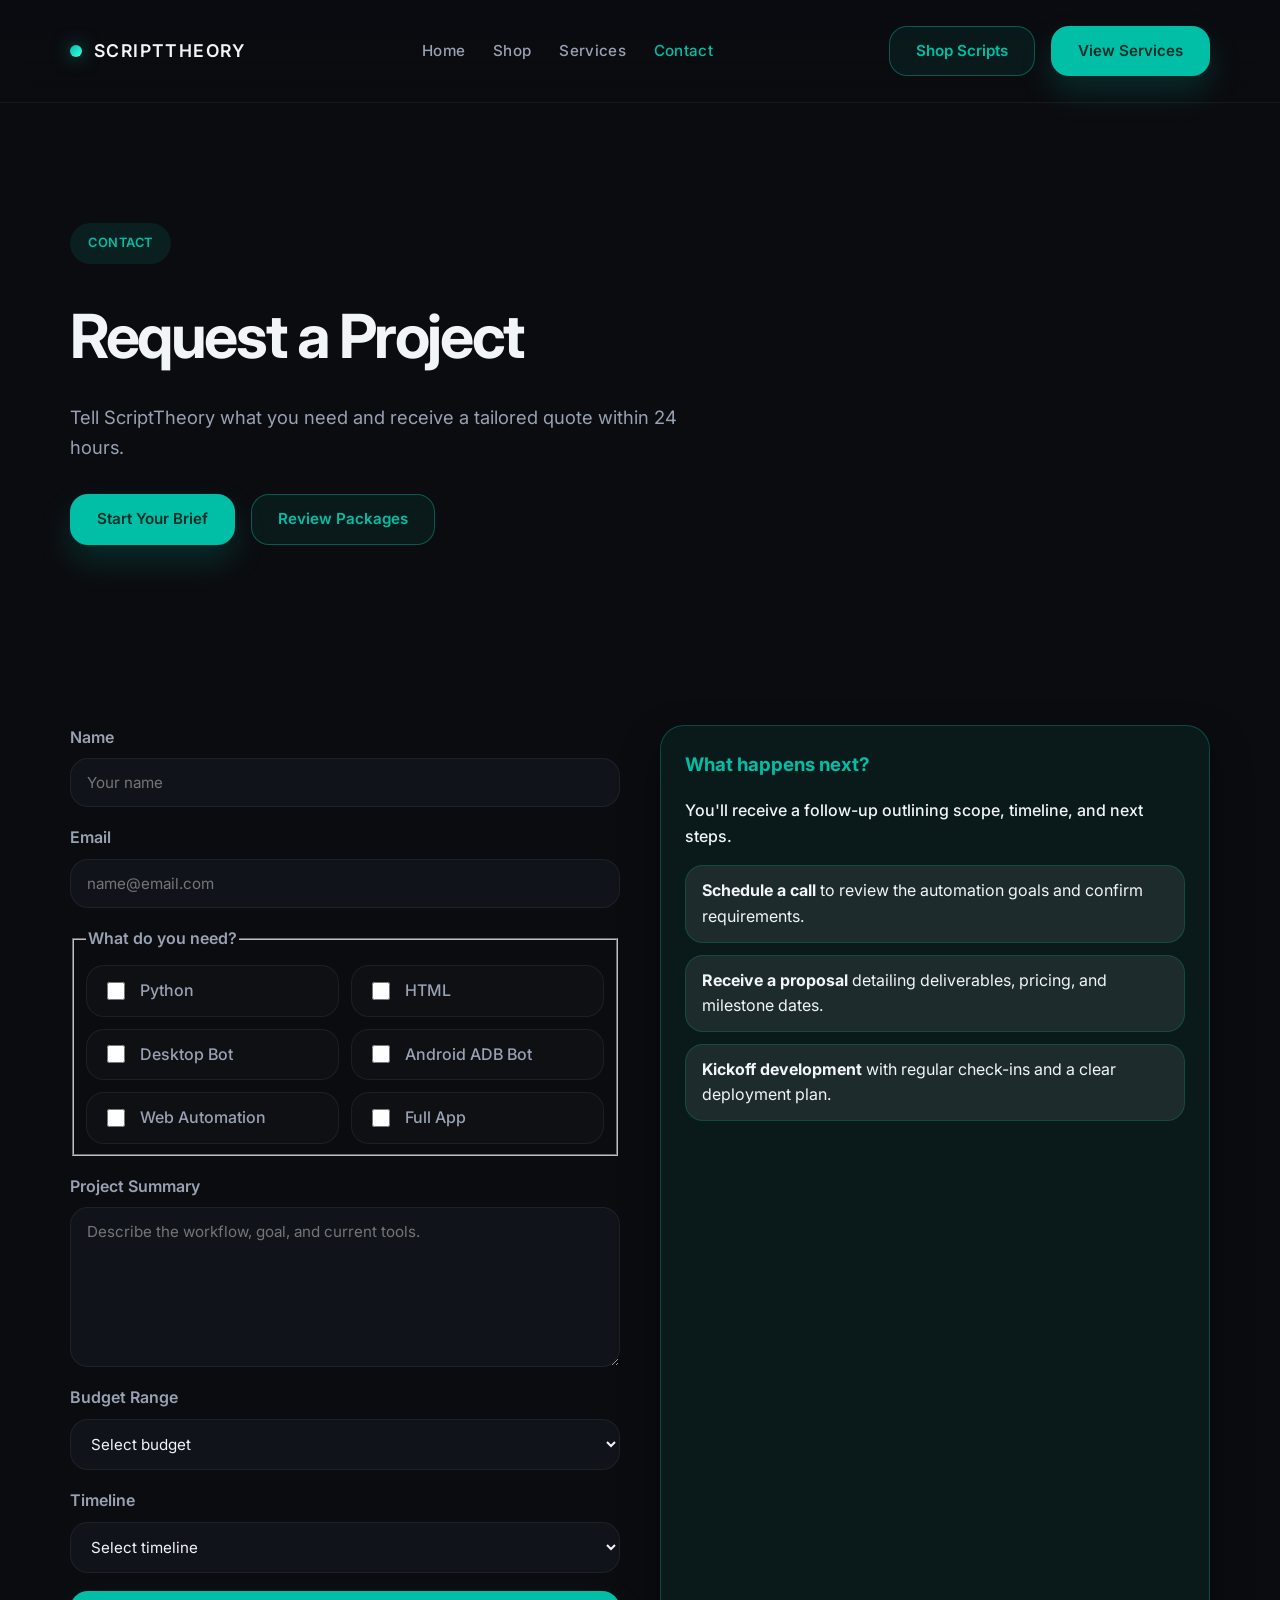
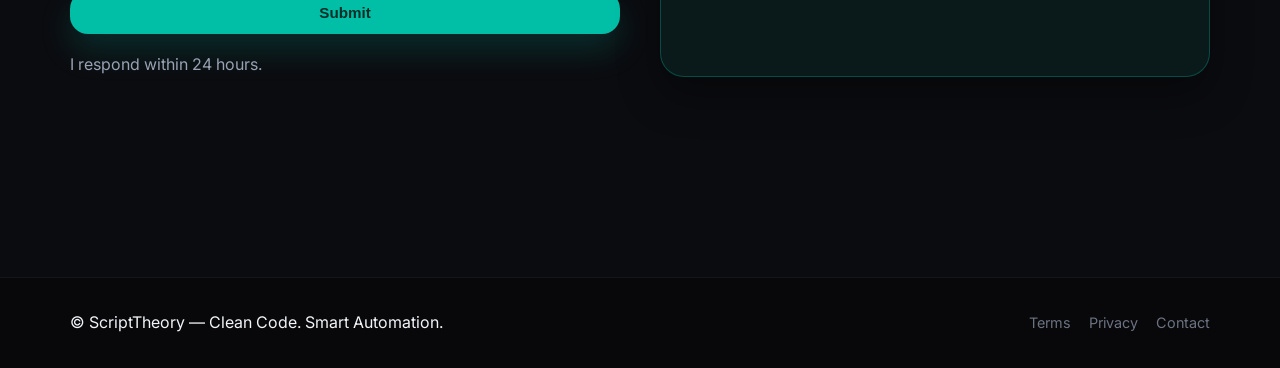
<file: contact.html>
<!DOCTYPE html>
<html lang="en">
<head>
  <meta charset="UTF-8" />
  <meta name="viewport" content="width=device-width, initial-scale=1.0" />
  <title>Contact ScriptTheory</title>
  <link rel="preconnect" href="https://fonts.googleapis.com" />
  <link rel="preconnect" href="https://fonts.gstatic.com" crossorigin />
  <link href="https://fonts.googleapis.com/css2?family=Inter:wght@400;500;600;700&display=swap" rel="stylesheet" />
  <link rel="stylesheet" href="assets/css/style.css" />
</head>
<body>
  <header>
    <div class="container navbar">
      <a class="brand" href="index.html">
        <span class="brand-dot"></span>
        ScriptTheory
      </a>
      <button class="mobile-toggle" aria-label="Toggle navigation" aria-expanded="false">
        <svg width="20" height="20" viewBox="0 0 24 24" fill="none" xmlns="http://www.w3.org/2000/svg">
          <path d="M4 7H20" stroke="currentColor" stroke-width="2" stroke-linecap="round" />
          <path d="M4 12H20" stroke="currentColor" stroke-width="2" stroke-linecap="round" />
          <path d="M4 17H20" stroke="currentColor" stroke-width="2" stroke-linecap="round" />
        </svg>
      </button>
      <nav>
        <ul>
          <li><a href="index.html">Home</a></li>
          <li><a href="shop.html">Shop</a></li>
          <li><a href="services.html">Services</a></li>
          <li><a href="contact.html">Contact</a></li>
        </ul>
      </nav>
      <div class="nav-actions">
        <a class="btn btn-outline" href="shop.html">Shop Scripts</a>
        <a class="btn btn-primary" href="services.html">View Services</a>
      </div>
    </div>
  </header>

  <main>
    <section class="hero container">
      <div class="hero-content">
        <span class="badge">Contact</span>
        <h1>Request a Project</h1>
        <p class="lead">Tell ScriptTheory what you need and receive a tailored quote within 24 hours.</p>
        <div class="hero-cta">
          <a class="btn btn-primary" href="#request-form">Start Your Brief</a>
          <a class="btn btn-outline" href="services.html">Review Packages</a>
        </div>
      </div>
    </section>

    <section class="section container" id="request-form">
      <div class="contact-wrapper">
        <form>
          <label>
            Name
            <input type="text" name="name" placeholder="Your name" required />
          </label>
          <label>
            Email
            <input type="email" name="email" placeholder="name@email.com" required />
          </label>
          <fieldset class="checkbox-group">
            <legend style="color: var(--text-secondary); font-weight: 600; margin-bottom: 8px;">What do you need?</legend>
            <label><input type="checkbox" name="services" value="Python" /> Python</label>
            <label><input type="checkbox" name="services" value="HTML" /> HTML</label>
            <label><input type="checkbox" name="services" value="Desktop Bot" /> Desktop Bot</label>
            <label><input type="checkbox" name="services" value="Android ADB Bot" /> Android ADB Bot</label>
            <label><input type="checkbox" name="services" value="Web Automation" /> Web Automation</label>
            <label><input type="checkbox" name="services" value="Full App" /> Full App</label>
          </fieldset>
          <label>
            Project Summary
            <textarea name="summary" placeholder="Describe the workflow, goal, and current tools."></textarea>
          </label>
          <label>
            Budget Range
            <select name="budget" required>
              <option value="" disabled selected>Select budget</option>
              <option value="100-300">$100 – $300</option>
              <option value="400-1000">$400 – $1,000</option>
              <option value="1000-3000">$1,000 – $3,000</option>
              <option value="3000+">$3,000+</option>
            </select>
          </label>
          <label>
            Timeline
            <select name="timeline" required>
              <option value="" disabled selected>Select timeline</option>
              <option value="1-2 weeks">1 – 2 weeks</option>
              <option value="2-4 weeks">2 – 4 weeks</option>
              <option value="1-2 months">1 – 2 months</option>
              <option value="flexible">Flexible</option>
            </select>
          </label>
          <button class="btn btn-primary" type="submit">Submit</button>
          <p style="color: var(--text-secondary); margin: 0;">I respond within 24 hours.</p>
        </form>
        <aside class="info-card">
          <h3 style="margin-top: 0;">What happens next?</h3>
          <p style="color: var(--text-primary);">You'll receive a follow-up outlining scope, timeline, and next steps.</p>
          <ul class="info-list">
            <li><strong>Schedule a call</strong> to review the automation goals and confirm requirements.</li>
            <li><strong>Receive a proposal</strong> detailing deliverables, pricing, and milestone dates.</li>
            <li><strong>Kickoff development</strong> with regular check-ins and a clear deployment plan.</li>
          </ul>
        </aside>
      </div>
    </section>
  </main>

  <footer>
    <div class="container footer-content">
      <span>© ScriptTheory — Clean Code. Smart Automation.</span>
      <div class="footer-links">
        <a href="#">Terms</a>
        <a href="#">Privacy</a>
        <a href="contact.html">Contact</a>
      </div>
    </div>
  </footer>

  <script src="assets/js/main.js"></script>
</body>
</html>
</file>
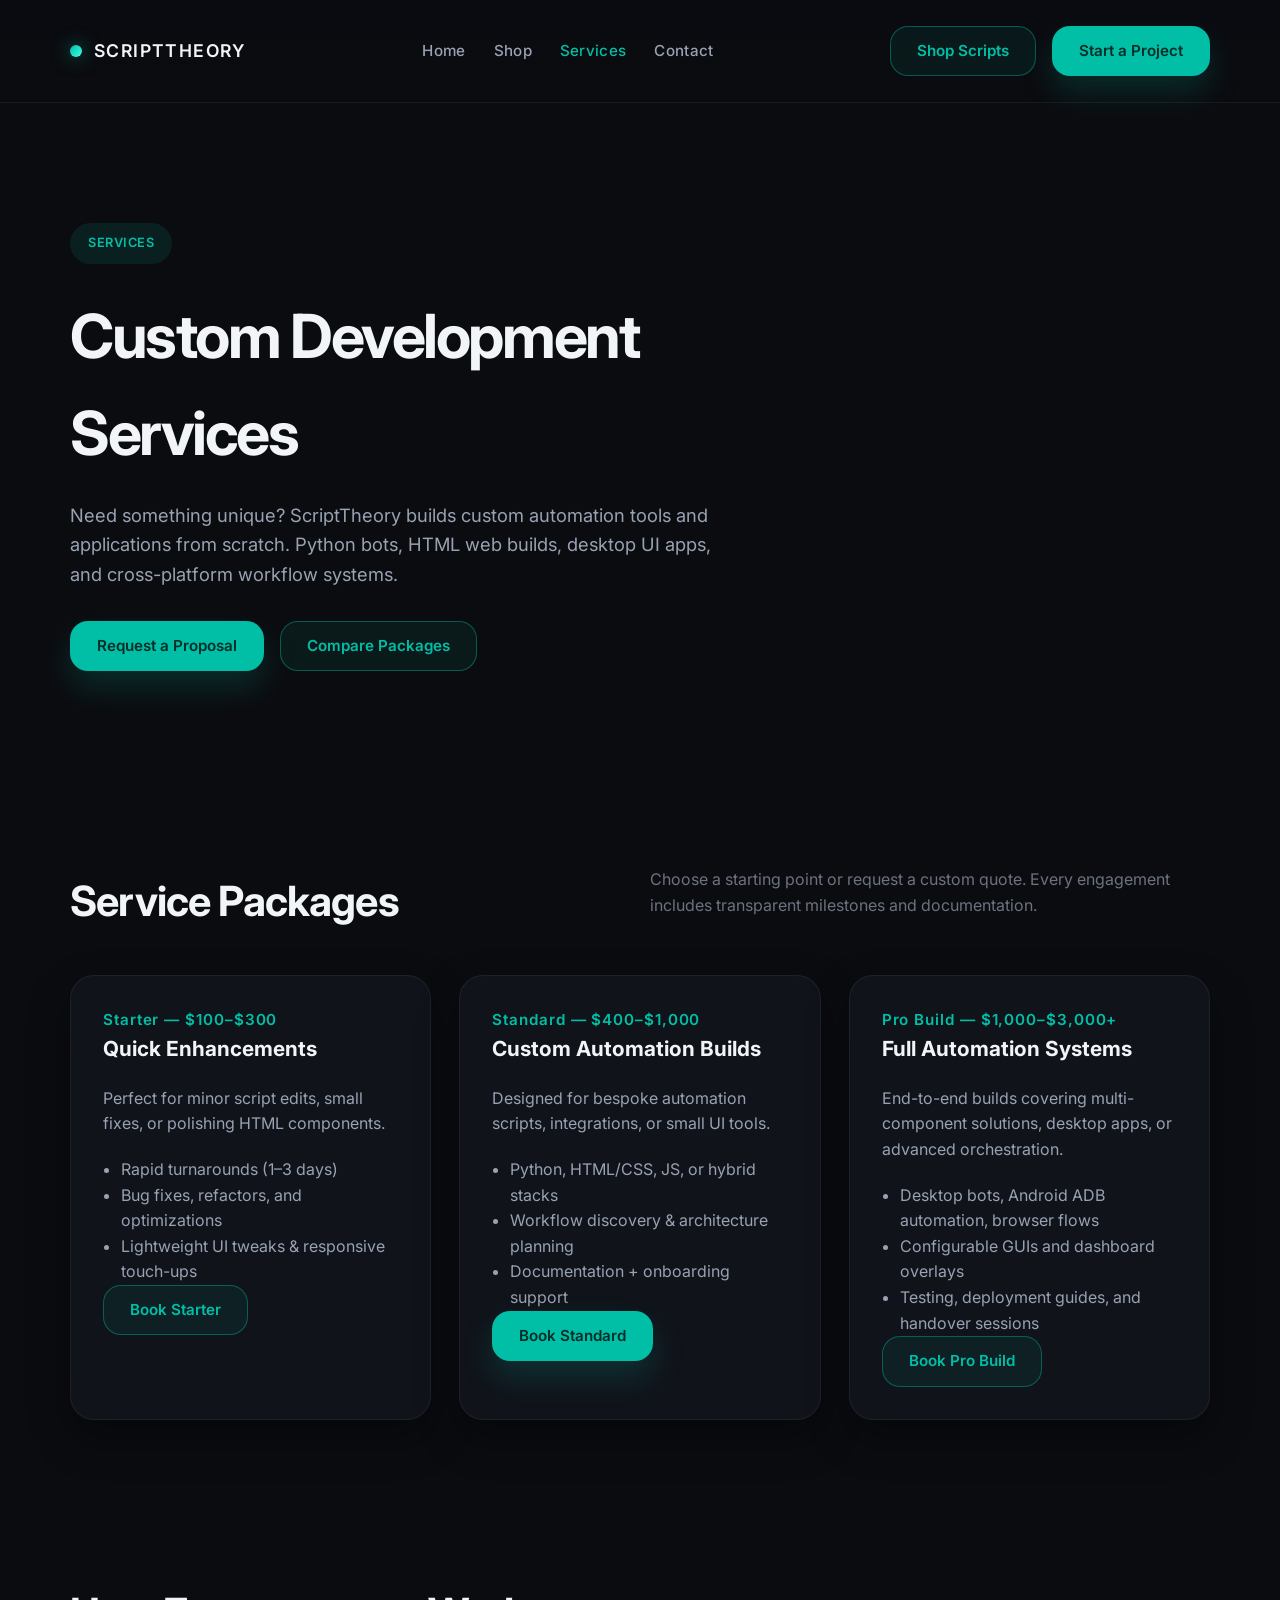
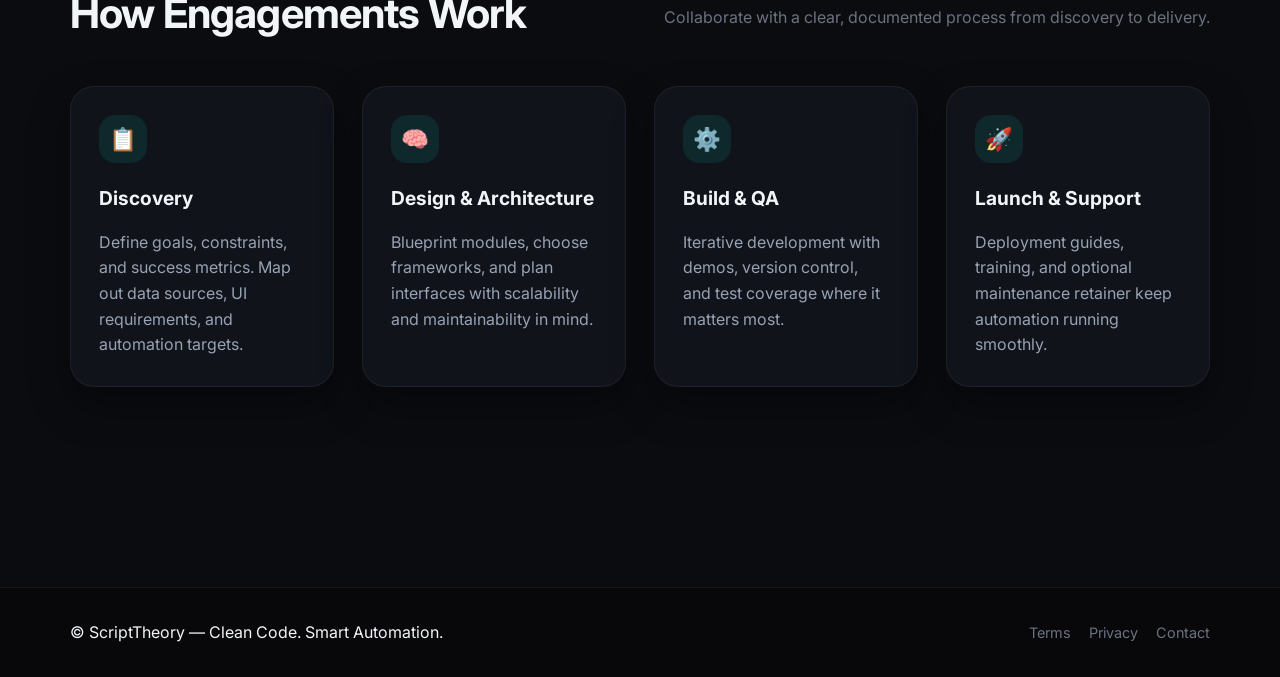
<file: services.html>
<!DOCTYPE html>
<html lang="en">
<head>
  <meta charset="UTF-8" />
  <meta name="viewport" content="width=device-width, initial-scale=1.0" />
  <title>Custom Development Services — ScriptTheory</title>
  <link rel="preconnect" href="https://fonts.googleapis.com" />
  <link rel="preconnect" href="https://fonts.gstatic.com" crossorigin />
  <link href="https://fonts.googleapis.com/css2?family=Inter:wght@400;500;600;700&display=swap" rel="stylesheet" />
  <link rel="stylesheet" href="assets/css/style.css" />
</head>
<body>
  <header>
    <div class="container navbar">
      <a class="brand" href="index.html">
        <span class="brand-dot"></span>
        ScriptTheory
      </a>
      <button class="mobile-toggle" aria-label="Toggle navigation" aria-expanded="false">
        <svg width="20" height="20" viewBox="0 0 24 24" fill="none" xmlns="http://www.w3.org/2000/svg">
          <path d="M4 7H20" stroke="currentColor" stroke-width="2" stroke-linecap="round" />
          <path d="M4 12H20" stroke="currentColor" stroke-width="2" stroke-linecap="round" />
          <path d="M4 17H20" stroke="currentColor" stroke-width="2" stroke-linecap="round" />
        </svg>
      </button>
      <nav>
        <ul>
          <li><a href="index.html">Home</a></li>
          <li><a href="shop.html">Shop</a></li>
          <li><a href="services.html">Services</a></li>
          <li><a href="contact.html">Contact</a></li>
        </ul>
      </nav>
      <div class="nav-actions">
        <a class="btn btn-outline" href="shop.html">Shop Scripts</a>
        <a class="btn btn-primary" href="contact.html">Start a Project</a>
      </div>
    </div>
  </header>

  <main>
    <section class="hero container">
      <div class="hero-content">
        <span class="badge">Services</span>
        <h1>Custom Development Services</h1>
        <p class="lead">Need something unique? ScriptTheory builds custom automation tools and applications from scratch. Python bots, HTML web builds, desktop UI apps, and cross-platform workflow systems.</p>
        <div class="hero-cta">
          <a class="btn btn-primary" href="contact.html">Request a Proposal</a>
          <a class="btn btn-outline" href="#packages">Compare Packages</a>
        </div>
      </div>
    </section>

    <section class="section container" id="packages">
      <div class="section-header">
        <h2 class="section-title">Service Packages</h2>
        <p class="section-subtitle">Choose a starting point or request a custom quote. Every engagement includes transparent milestones and documentation.</p>
      </div>
      <div class="services-grid">
        <article class="service-tier">
          <div class="price-range">Starter — $100–$300</div>
          <h3>Quick Enhancements</h3>
          <p>Perfect for minor script edits, small fixes, or polishing HTML components.</p>
          <ul>
            <li>Rapid turnarounds (1–3 days)</li>
            <li>Bug fixes, refactors, and optimizations</li>
            <li>Lightweight UI tweaks &amp; responsive touch-ups</li>
          </ul>
          <a class="btn btn-outline" href="contact.html">Book Starter</a>
        </article>
        <article class="service-tier">
          <div class="price-range">Standard — $400–$1,000</div>
          <h3>Custom Automation Builds</h3>
          <p>Designed for bespoke automation scripts, integrations, or small UI tools.</p>
          <ul>
            <li>Python, HTML/CSS, JS, or hybrid stacks</li>
            <li>Workflow discovery &amp; architecture planning</li>
            <li>Documentation + onboarding support</li>
          </ul>
          <a class="btn btn-primary" href="contact.html">Book Standard</a>
        </article>
        <article class="service-tier">
          <div class="price-range">Pro Build — $1,000–$3,000+</div>
          <h3>Full Automation Systems</h3>
          <p>End-to-end builds covering multi-component solutions, desktop apps, or advanced orchestration.</p>
          <ul>
            <li>Desktop bots, Android ADB automation, browser flows</li>
            <li>Configurable GUIs and dashboard overlays</li>
            <li>Testing, deployment guides, and handover sessions</li>
          </ul>
          <a class="btn btn-outline" href="contact.html">Book Pro Build</a>
        </article>
      </div>
    </section>

    <section class="section container">
      <div class="section-header">
        <h2 class="section-title">How Engagements Work</h2>
        <p class="section-subtitle">Collaborate with a clear, documented process from discovery to delivery.</p>
      </div>
      <div class="cards-grid">
        <article class="card">
          <div class="card-icon" aria-hidden="true">📋</div>
          <h3>Discovery</h3>
          <p>Define goals, constraints, and success metrics. Map out data sources, UI requirements, and automation targets.</p>
        </article>
        <article class="card">
          <div class="card-icon" aria-hidden="true">🧠</div>
          <h3>Design &amp; Architecture</h3>
          <p>Blueprint modules, choose frameworks, and plan interfaces with scalability and maintainability in mind.</p>
        </article>
        <article class="card">
          <div class="card-icon" aria-hidden="true">⚙️</div>
          <h3>Build &amp; QA</h3>
          <p>Iterative development with demos, version control, and test coverage where it matters most.</p>
        </article>
        <article class="card">
          <div class="card-icon" aria-hidden="true">🚀</div>
          <h3>Launch &amp; Support</h3>
          <p>Deployment guides, training, and optional maintenance retainer keep automation running smoothly.</p>
        </article>
      </div>
    </section>
  </main>

  <footer>
    <div class="container footer-content">
      <span>© ScriptTheory — Clean Code. Smart Automation.</span>
      <div class="footer-links">
        <a href="#">Terms</a>
        <a href="#">Privacy</a>
        <a href="contact.html">Contact</a>
      </div>
    </div>
  </footer>

  <script src="assets/js/main.js"></script>
</body>
</html>
</file>
<file: assets/css/style.css>
:root {
  --background: #0b0c10;
  --surface: #10131a;
  --surface-alt: #131721;
  --accent: #00bfa6;
  --accent-soft: rgba(0, 191, 166, 0.14);
  --text-primary: #f2f5f8;
  --text-secondary: #98a2b3;
  --text-muted: #6b7280;
  --border: rgba(255, 255, 255, 0.06);
  --shadow: 0 18px 40px rgba(0, 0, 0, 0.38);
  --radius-lg: 24px;
  --radius-md: 18px;
  --radius-sm: 12px;
  --transition: all 0.3s ease;
}

* {
  box-sizing: border-box;
}

html, body {
  margin: 0;
  padding: 0;
  background: var(--background);
  color: var(--text-primary);
  font-family: 'Inter', 'Poppins', 'Montserrat', sans-serif;
  line-height: 1.6;
  min-height: 100%;
}

a {
  color: inherit;
  text-decoration: none;
}

a:hover {
  color: var(--accent);
}

img {
  max-width: 100%;
  display: block;
  border-radius: var(--radius-sm);
}

.container {
  width: min(1140px, 92%);
  margin: 0 auto;
}

header {
  padding: 26px 0;
  position: sticky;
  top: 0;
  z-index: 20;
  backdrop-filter: blur(14px);
  background: linear-gradient(180deg, rgba(11, 12, 16, 0.92) 40%, rgba(11, 12, 16, 0.5) 100%);
  border-bottom: 1px solid var(--border);
}

.navbar {
  display: flex;
  align-items: center;
  justify-content: space-between;
  gap: 24px;
}

.brand {
  display: flex;
  align-items: center;
  gap: 12px;
  font-weight: 600;
  font-size: 1.1rem;
  letter-spacing: 0.08em;
  text-transform: uppercase;
}

.brand-dot {
  width: 12px;
  height: 12px;
  border-radius: 50%;
  background: linear-gradient(135deg, var(--accent), #40ffe7);
  box-shadow: 0 0 18px rgba(0, 191, 166, 0.6);
}

nav ul {
  list-style: none;
  display: flex;
  align-items: center;
  gap: 28px;
  margin: 0;
  padding: 0;
}

nav a {
  font-size: 0.95rem;
  color: var(--text-secondary);
  font-weight: 500;
  letter-spacing: 0.02em;
  transition: var(--transition);
}

nav a:hover,
nav a.active {
  color: var(--accent);
}

.nav-actions {
  display: flex;
  gap: 16px;
  align-items: center;
}

.btn {
  display: inline-flex;
  align-items: center;
  justify-content: center;
  padding: 12px 26px;
  border-radius: var(--radius-md);
  font-weight: 600;
  font-size: 0.95rem;
  border: 1px solid transparent;
  cursor: pointer;
  transition: var(--transition);
  text-decoration: none;
}

.btn-primary {
  background: var(--accent);
  color: #032e28;
  box-shadow: 0 16px 32px rgba(0, 191, 166, 0.18);
}

.btn-primary:hover {
  box-shadow: 0 20px 40px rgba(0, 191, 166, 0.26);
  transform: translateY(-2px);
}

.btn-outline {
  border: 1px solid rgba(0, 191, 166, 0.4);
  color: var(--accent);
  background: rgba(0, 191, 166, 0.08);
}

.btn-outline:hover {
  background: rgba(0, 191, 166, 0.14);
}

main {
  padding-bottom: 120px;
}

.hero {
  padding: 120px 0 100px;
  display: grid;
  gap: 40px;
}

.hero-content {
  max-width: 660px;
}

.badge {
  display: inline-flex;
  align-items: center;
  gap: 8px;
  background: rgba(0, 191, 166, 0.1);
  color: var(--accent);
  padding: 10px 18px;
  border-radius: 999px;
  font-weight: 600;
  letter-spacing: 0.04em;
  font-size: 0.8rem;
  text-transform: uppercase;
}

h1 {
  font-size: clamp(2.8rem, 5vw, 3.8rem);
  margin: 24px 0 16px;
  letter-spacing: -0.04em;
}

h2 {
  font-size: clamp(2rem, 4vw, 2.6rem);
  margin: 0 0 32px;
  letter-spacing: -0.02em;
}

p.lead {
  font-size: 1.15rem;
  color: var(--text-secondary);
  margin-bottom: 32px;
}

.hero-cta {
  display: flex;
  flex-wrap: wrap;
  gap: 16px;
}

.section {
  padding: 80px 0;
}

.section-header {
  display: flex;
  align-items: flex-end;
  justify-content: space-between;
  gap: 24px;
  margin-bottom: 40px;
}

.section-title {
  margin: 0;
}

.section-subtitle {
  color: var(--text-muted);
  max-width: 560px;
}

.cards-grid {
  display: grid;
  grid-template-columns: repeat(auto-fit, minmax(240px, 1fr));
  gap: 28px;
}

.card {
  background: var(--surface);
  border: 1px solid var(--border);
  border-radius: var(--radius-lg);
  padding: 28px;
  box-shadow: var(--shadow);
  transition: var(--transition);
  position: relative;
  overflow: hidden;
}

.card::after {
  content: '';
  position: absolute;
  inset: 0;
  border-radius: inherit;
  background: radial-gradient(circle at top right, rgba(0, 191, 166, 0.18), transparent 55%);
  opacity: 0;
  transition: var(--transition);
}

.card:hover::after {
  opacity: 1;
}

.card:hover {
  transform: translateY(-4px);
}

.card-icon {
  width: 48px;
  height: 48px;
  border-radius: 16px;
  display: grid;
  place-items: center;
  background: rgba(0, 191, 166, 0.12);
  color: var(--accent);
  margin-bottom: 20px;
  font-size: 1.4rem;
}

.card h3 {
  margin: 0 0 16px;
  font-size: 1.2rem;
}

.card p {
  margin: 0;
  color: var(--text-secondary);
}

.product-card {
  padding: 24px;
}

.product-card img {
  height: 180px;
  object-fit: cover;
  margin-bottom: 18px;
  background: rgba(255, 255, 255, 0.04);
}

.product-meta {
  display: flex;
  align-items: center;
  justify-content: space-between;
  margin: 12px 0 18px;
  color: var(--text-secondary);
  font-size: 0.95rem;
}

.product-tags {
  display: flex;
  flex-wrap: wrap;
  gap: 8px;
  margin-top: 16px;
}

.tag {
  padding: 6px 14px;
  border-radius: 999px;
  background: rgba(0, 191, 166, 0.12);
  color: var(--accent);
  font-size: 0.75rem;
  letter-spacing: 0.04em;
  text-transform: uppercase;
}

.product-card .btn {
  width: 100%;
  margin-top: 16px;
}

.product-detail {
  display: grid;
  gap: 48px;
}

.product-detail aside {
  background: var(--surface);
  padding: 32px;
  border-radius: var(--radius-lg);
  border: 1px solid var(--border);
  box-shadow: var(--shadow);
}

.product-detail aside h2 {
  margin-top: 0;
}

.list {
  padding-left: 18px;
  color: var(--text-secondary);
}

.highlight {
  background: rgba(0, 191, 166, 0.12);
  border: 1px solid rgba(0, 191, 166, 0.26);
  padding: 16px 20px;
  border-radius: var(--radius-md);
  color: var(--accent);
  font-weight: 600;
  margin-bottom: 24px;
}

.services-grid {
  display: grid;
  gap: 28px;
  grid-template-columns: repeat(auto-fit, minmax(260px, 1fr));
}

.service-tier {
  background: var(--surface);
  border-radius: var(--radius-lg);
  padding: 32px;
  border: 1px solid var(--border);
  box-shadow: var(--shadow);
  position: relative;
}

.service-tier h3 {
  margin-top: 0;
  font-size: 1.3rem;
}

.price-range {
  font-size: 0.95rem;
  color: var(--accent);
  font-weight: 600;
  letter-spacing: 0.06em;
}

.service-tier p {
  color: var(--text-secondary);
  margin-bottom: 20px;
}

.service-tier ul {
  margin: 0;
  padding-left: 18px;
  color: var(--text-secondary);
}

.contact-wrapper {
  display: grid;
  gap: 40px;
  grid-template-columns: repeat(auto-fit, minmax(320px, 1fr));
}

form {
  display: grid;
  gap: 18px;
}

label {
  display: flex;
  flex-direction: column;
  gap: 8px;
  font-weight: 600;
  color: var(--text-secondary);
}

input[type="text"],
input[type="email"],
select,
textarea {
  background: var(--surface);
  border: 1px solid var(--border);
  border-radius: var(--radius-md);
  padding: 14px 16px;
  color: var(--text-primary);
  font-size: 0.95rem;
  transition: var(--transition);
  font-family: inherit;
}

textarea {
  min-height: 160px;
  resize: vertical;
}

input:focus,
select:focus,
textarea:focus {
  outline: none;
  border-color: rgba(0, 191, 166, 0.6);
  box-shadow: 0 0 0 4px rgba(0, 191, 166, 0.18);
}

.checkbox-group {
  display: grid;
  gap: 12px;
  grid-template-columns: repeat(auto-fit, minmax(180px, 1fr));
}

.checkbox-group label {
  flex-direction: row;
  align-items: center;
  gap: 12px;
  font-weight: 500;
  background: rgba(255, 255, 255, 0.02);
  padding: 12px 16px;
  border-radius: var(--radius-md);
  border: 1px solid var(--border);
}

.checkbox-group input {
  width: 18px;
  height: 18px;
  accent-color: var(--accent);
}

.info-card {
  background: rgba(0, 191, 166, 0.08);
  border: 1px solid rgba(0, 191, 166, 0.3);
  border-radius: var(--radius-lg);
  padding: 24px;
  color: var(--accent);
  font-weight: 500;
  box-shadow: var(--shadow);
}

.info-card .info-list {
  list-style: none;
  padding: 0;
  margin: 16px 0 0;
  display: grid;
  gap: 12px;
  color: var(--text-primary);
  font-weight: 400;
}

.info-card .info-list li {
  background: rgba(255, 255, 255, 0.08);
  border-radius: var(--radius-md);
  padding: 12px 16px;
  border: 1px solid rgba(0, 191, 166, 0.2);
}

footer {
  border-top: 1px solid var(--border);
  padding: 32px 0;
  background: rgba(0, 0, 0, 0.3);
}

.footer-content {
  display: flex;
  flex-wrap: wrap;
  gap: 18px;
  align-items: center;
  justify-content: space-between;
}

.footer-links {
  display: flex;
  gap: 18px;
  color: var(--text-muted);
  font-size: 0.9rem;
}

.footer-links a {
  color: var(--text-muted);
}

.footer-links a:hover {
  color: var(--accent);
}

.mobile-toggle {
  display: none;
  background: rgba(255, 255, 255, 0.06);
  border: 1px solid var(--border);
  color: var(--text-primary);
  padding: 12px;
  border-radius: var(--radius-md);
}

@media (max-width: 860px) {
  nav ul {
    position: absolute;
    top: 92px;
    right: 4%;
    background: var(--surface);
    padding: 24px;
    border-radius: var(--radius-lg);
    flex-direction: column;
    gap: 18px;
    border: 1px solid var(--border);
    box-shadow: var(--shadow);
    min-width: 220px;
    transform: scale(0.96);
    opacity: 0;
    pointer-events: none;
    transition: var(--transition);
  }

  nav ul.open {
    opacity: 1;
    pointer-events: auto;
    transform: scale(1);
  }

  .mobile-toggle {
    display: inline-flex;
    align-items: center;
    gap: 8px;
  }
}

@media (max-width: 640px) {
  .hero {
    padding-top: 80px;
  }

  .hero-cta {
    flex-direction: column;
    align-items: stretch;
  }

  .section-header {
    flex-direction: column;
    align-items: flex-start;
  }
}
</file>
